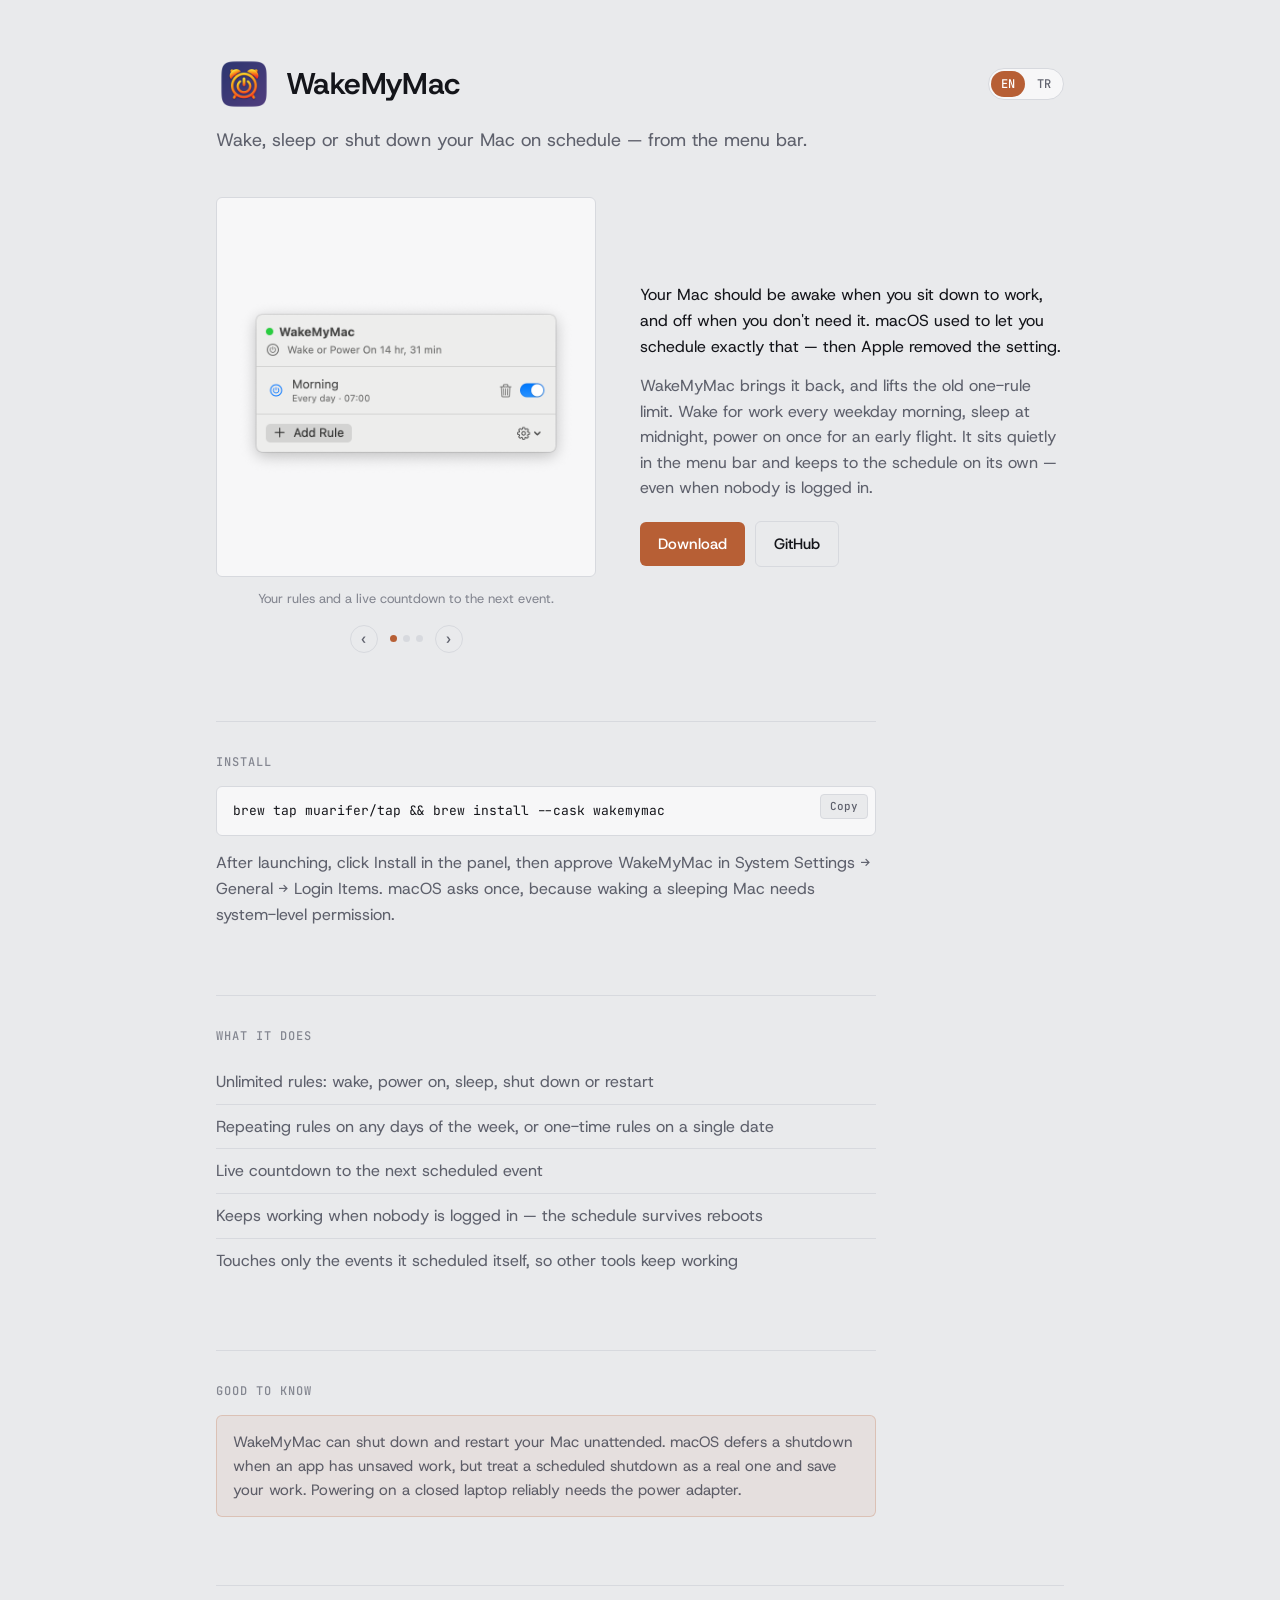
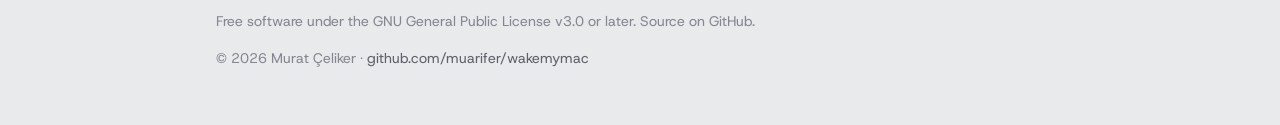
<file: docs/index.html>
<!DOCTYPE html>
<html lang="en">
<head>
<meta charset="utf-8">
<meta name="viewport" content="width=device-width, initial-scale=1">
<title>WakeMyMac — scheduled power events for macOS</title>
<meta name="description" content="A macOS menu bar app that wakes, sleeps or shuts down your Mac on schedule. Unlimited recurring rules, unlike pmset repeat.">
<link rel="icon" href="icon.png">
<link rel="canonical" href="https://muarifer.github.io/wakemymac/">
<link rel="alternate" hreflang="en" href="https://muarifer.github.io/wakemymac/">
<link rel="alternate" hreflang="tr" href="https://muarifer.github.io/wakemymac/index-tr.html">
<meta property="og:title" content="WakeMyMac">
<meta property="og:description" content="Wake, sleep or shut down your Mac on schedule — from the menu bar.">
<meta property="og:image" content="https://muarifer.github.io/wakemymac/icon.png">
<link rel="preconnect" href="https://fonts.googleapis.com">
<link rel="preconnect" href="https://fonts.gstatic.com" crossorigin>
<link href="https://fonts.googleapis.com/css2?family=Host+Grotesk:wght@400;500;600&family=JetBrains+Mono:wght@400;500&display=swap" rel="stylesheet">
<link rel="stylesheet" href="style.css">
</head>
<body>
<div class="wrap">

  <header>
    <div class="top">
      <img src="icon.png" alt="WakeMyMac icon">
      <h1>WakeMyMac</h1>
      <nav class="lang">
        <a href="index.html" aria-current="page">EN</a>
        <a href="index-tr.html" hreflang="tr">TR</a>
      </nav>
    </div>
    <p class="tagline">Wake, sleep or shut down your Mac on schedule — from the menu bar.</p>
  </header>

  <section class="hero">
    <div class="slider" data-slider>
      <div class="stage">
        <figure class="slide" data-caption="Your rules and a live countdown to the next event.">
          <img src="screenshot.png" alt="The menu bar panel listing a rule, with a live countdown to the next scheduled event">
        </figure>
        <figure class="slide" data-caption="A repeating rule on any days of the week.">
          <img src="screenshot-editor.png" alt="Rule editor set to Repeats, with checkboxes for each day of the week">
        </figure>
        <figure class="slide" data-caption="Or a one-time rule on a single date.">
          <img src="screenshot-once.png" alt="Rule editor set to Once, with a calendar picker open on a single date">
        </figure>
      </div>
      <p class="slider-caption">Your rules and a live countdown to the next event.</p>
      <div class="slider-nav"></div>
    </div>
    <div class="hero-copy">
    <p class="lead">Your Mac should be awake when you sit down to work, and off when you don't need it. macOS used to let you schedule exactly that — then Apple removed the setting.</p>
    <p>WakeMyMac brings it back, and lifts the old one-rule limit. Wake for work every weekday morning, sleep at midnight, power on once for an early flight. It sits quietly in the menu bar and keeps to the schedule on its own — even when nobody is logged in.</p>
    <div class="actions">
      <a class="btn" href="https://github.com/muarifer/wakemymac/releases/latest">Download</a>
      <a class="btn ghost" href="https://github.com/muarifer/wakemymac">GitHub</a>
    </div>
    </div>
  </section>

  <section>
    <h2>Install</h2>
    <pre>brew tap muarifer/tap &amp;&amp; brew install --cask wakemymac</pre>
    <p>After launching, click Install in the panel, then approve WakeMyMac in System Settings → General → Login Items. macOS asks once, because waking a sleeping Mac needs system-level permission.</p>
  </section>

  <section>
    <h2>What it does</h2>
    <ul>
      <li>Unlimited rules: wake, power on, sleep, shut down or restart</li>
      <li>Repeating rules on any days of the week, or one-time rules on a single date</li>
      <li>Live countdown to the next scheduled event</li>
      <li>Keeps working when nobody is logged in — the schedule survives reboots</li>
      <li>Touches only the events it scheduled itself, so other tools keep working</li>
    </ul>
  </section>

  <section>
    <h2>Good to know</h2>
    <p class="note">WakeMyMac can shut down and restart your Mac unattended. macOS defers a shutdown when an app has unsaved work, but treat a scheduled shutdown as a real one and save your work. Powering on a closed laptop reliably needs the power adapter.</p>
  </section>

  <footer>
    <p>Free software under the GNU General Public License v3.0 or later. Source on GitHub.</p>
    <p>© 2026 Murat Çeliker · <a href="https://github.com/muarifer/wakemymac">github.com/muarifer/wakemymac</a></p>
  </footer>

</div>
<script src="copy.js"></script>
<script src="slider.js"></script>
</body>
</html>
</file>
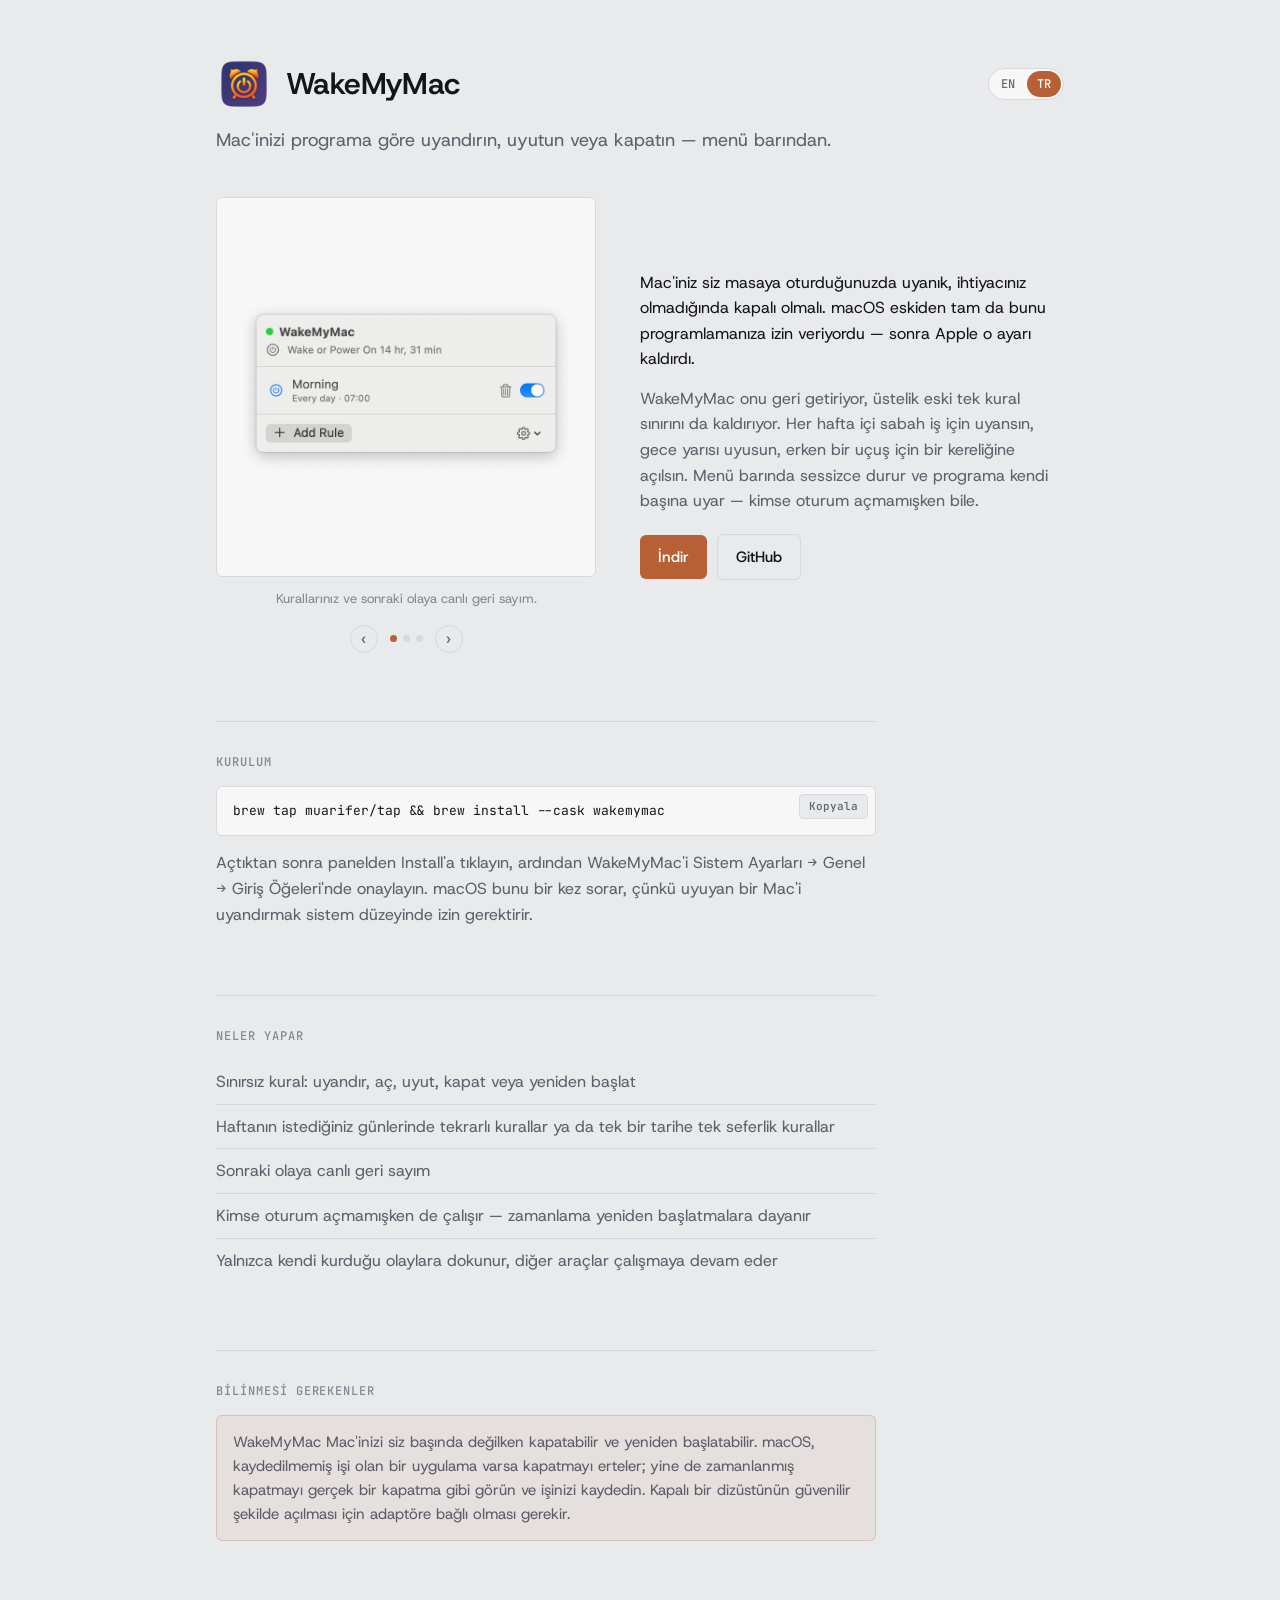
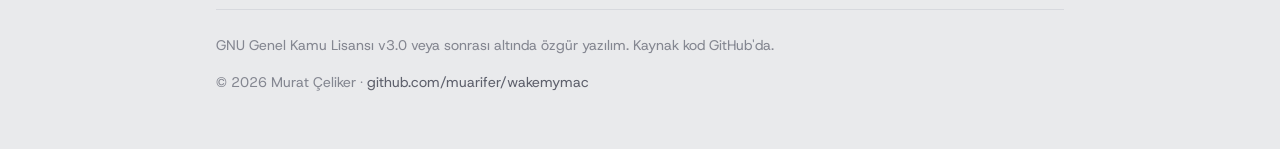
<file: docs/index-tr.html>
<!DOCTYPE html>
<html lang="tr">
<head>
<meta charset="utf-8">
<meta name="viewport" content="width=device-width, initial-scale=1">
<title>WakeMyMac — macOS için zamanlanmış güç olayları</title>
<meta name="description" content="Mac'inizi programa göre uyandıran, uyutan veya kapatan bir menü bar uygulaması. pmset repeat'in aksine sınırsız tekrarlı kural.">
<link rel="icon" href="icon.png">
<link rel="canonical" href="https://muarifer.github.io/wakemymac/index-tr.html">
<link rel="alternate" hreflang="en" href="https://muarifer.github.io/wakemymac/">
<link rel="alternate" hreflang="tr" href="https://muarifer.github.io/wakemymac/index-tr.html">
<meta property="og:title" content="WakeMyMac">
<meta property="og:description" content="Mac'inizi programa göre uyandırın, uyutun veya kapatın — menü barından.">
<meta property="og:image" content="https://muarifer.github.io/wakemymac/icon.png">
<link rel="preconnect" href="https://fonts.googleapis.com">
<link rel="preconnect" href="https://fonts.gstatic.com" crossorigin>
<link href="https://fonts.googleapis.com/css2?family=Host+Grotesk:wght@400;500;600&family=JetBrains+Mono:wght@400;500&display=swap" rel="stylesheet">
<link rel="stylesheet" href="style.css">
</head>
<body>
<div class="wrap">

  <header>
    <div class="top">
      <img src="icon.png" alt="WakeMyMac simgesi">
      <h1>WakeMyMac</h1>
      <nav class="lang">
        <a href="index.html" hreflang="en">EN</a>
        <a href="index-tr.html" aria-current="page">TR</a>
      </nav>
    </div>
    <p class="tagline">Mac'inizi programa göre uyandırın, uyutun veya kapatın — menü barından.</p>
  </header>

  <section class="hero">
    <div class="slider" data-slider>
      <div class="stage">
        <figure class="slide" data-caption="Kurallarınız ve sonraki olaya canlı geri sayım.">
          <img src="screenshot.png" alt="Menü bar paneli: kural listesi ve sonraki olaya canlı geri sayım">
        </figure>
        <figure class="slide" data-caption="Haftanın istediğiniz günlerinde tekrarlı kural.">
          <img src="screenshot-editor.png" alt="Kural editörü Tekrarlı kipinde, haftanın her günü için onay kutuları">
        </figure>
        <figure class="slide" data-caption="Ya da tek bir tarihe tek seferlik kural.">
          <img src="screenshot-once.png" alt="Kural editörü Tek seferlik kipinde, açılmış takvim seçici">
        </figure>
      </div>
      <p class="slider-caption">Kurallarınız ve sonraki olaya canlı geri sayım.</p>
      <div class="slider-nav"></div>
    </div>
    <div class="hero-copy">
    <p class="lead">Mac'iniz siz masaya oturduğunuzda uyanık, ihtiyacınız olmadığında kapalı olmalı. macOS eskiden tam da bunu programlamanıza izin veriyordu — sonra Apple o ayarı kaldırdı.</p>
    <p>WakeMyMac onu geri getiriyor, üstelik eski tek kural sınırını da kaldırıyor. Her hafta içi sabah iş için uyansın, gece yarısı uyusun, erken bir uçuş için bir kereliğine açılsın. Menü barında sessizce durur ve programa kendi başına uyar — kimse oturum açmamışken bile.</p>
    <div class="actions">
      <a class="btn" href="https://github.com/muarifer/wakemymac/releases/latest">İndir</a>
      <a class="btn ghost" href="https://github.com/muarifer/wakemymac">GitHub</a>
    </div>
    </div>
  </section>

  <section>
    <h2>Kurulum</h2>
    <pre>brew tap muarifer/tap &amp;&amp; brew install --cask wakemymac</pre>
    <p>Açtıktan sonra panelden Install'a tıklayın, ardından WakeMyMac'i Sistem Ayarları → Genel → Giriş Öğeleri'nde onaylayın. macOS bunu bir kez sorar, çünkü uyuyan bir Mac'i uyandırmak sistem düzeyinde izin gerektirir.</p>
  </section>

  <section>
    <h2>Neler yapar</h2>
    <ul>
      <li>Sınırsız kural: uyandır, aç, uyut, kapat veya yeniden başlat</li>
      <li>Haftanın istediğiniz günlerinde tekrarlı kurallar ya da tek bir tarihe tek seferlik kurallar</li>
      <li>Sonraki olaya canlı geri sayım</li>
      <li>Kimse oturum açmamışken de çalışır — zamanlama yeniden başlatmalara dayanır</li>
      <li>Yalnızca kendi kurduğu olaylara dokunur, diğer araçlar çalışmaya devam eder</li>
    </ul>
  </section>

  <section>
    <h2>Bilinmesi gerekenler</h2>
    <p class="note">WakeMyMac Mac'inizi siz başında değilken kapatabilir ve yeniden başlatabilir. macOS, kaydedilmemiş işi olan bir uygulama varsa kapatmayı erteler; yine de zamanlanmış kapatmayı gerçek bir kapatma gibi görün ve işinizi kaydedin. Kapalı bir dizüstünün güvenilir şekilde açılması için adaptöre bağlı olması gerekir.</p>
  </section>

  <footer>
    <p>GNU Genel Kamu Lisansı v3.0 veya sonrası altında özgür yazılım. Kaynak kod GitHub'da.</p>
    <p>© 2026 Murat Çeliker · <a href="https://github.com/muarifer/wakemymac">github.com/muarifer/wakemymac</a></p>
  </footer>

</div>
<script src="copy.js"></script>
<script src="slider.js"></script>
</body>
</html>
</file>
<file: docs/style.css>
/* SPDX-License-Identifier: GPL-3.0-or-later
   Copyright (C) 2026 Murat Çeliker */

:root {
  --bg: #e9eaec;
  --card: #f7f7f8;
  --fg: #14151a;
  --fg-2: rgba(15, 19, 36, 0.64);
  --fg-3: rgba(13, 17, 38, 0.46);
  --line: #d7d9de;
  --accent: #b75f35;
  --accent-surface: rgba(183, 95, 53, 0.075);
  --accent-border: rgba(183, 95, 53, 0.24);
  --radius: 6px;
  --sans: "Host Grotesk", ui-sans-serif, system-ui, sans-serif;
  --mono: "JetBrains Mono", ui-monospace, SFMono-Regular, Menlo, monospace;
}
@media (prefers-color-scheme: dark) {
  :root:not([data-theme="light"]) {
    --bg: #131418;
    --card: #1b1c21;
    --fg: #f2f3f5;
    --fg-2: rgba(242, 243, 245, 0.62);
    --fg-3: rgba(242, 243, 245, 0.42);
    --line: #2b2d34;
    --accent: #e0834f;
    --accent-surface: rgba(224, 131, 79, 0.1);
    --accent-border: rgba(224, 131, 79, 0.28);
  }
}
:root[data-theme="dark"] {
  --bg: #131418;
  --card: #1b1c21;
  --fg: #f2f3f5;
  --fg-2: rgba(242, 243, 245, 0.62);
  --fg-3: rgba(242, 243, 245, 0.42);
  --line: #2b2d34;
  --accent: #e0834f;
  --accent-surface: rgba(224, 131, 79, 0.1);
  --accent-border: rgba(224, 131, 79, 0.28);
}

* { box-sizing: border-box; }
html { -webkit-font-smoothing: antialiased; -moz-osx-font-smoothing: grayscale; }
body {
  margin: 0;
  background: var(--bg);
  color: var(--fg);
  font-family: var(--sans);
  font-size: 16px;
  line-height: 1.6;
}
/* Wide enough for the two-column hero; the text-only sections stay narrow
   below so lines never run past a comfortable measure. */
.wrap { max-width: 880px; margin: 0 auto; padding: 0 16px; }
section:not(.hero) { max-width: 660px; }

header { padding: 56px 0 8px; }
.top { display: flex; align-items: center; gap: 14px; }
.top img { width: 56px; height: 56px; }
h1 { font-size: 30px; font-weight: 600; margin: 0; letter-spacing: -0.02em; }
.tagline { color: var(--fg-2); margin: 14px 0 0; font-size: 18px; }

.lang {
  margin-left: auto; display: flex; gap: 2px;
  border: 1px solid var(--line); border-radius: 999px; padding: 2px; background: var(--card);
}
.lang a {
  font: 500 12px/1 var(--mono); color: var(--fg-2);
  border-radius: 999px; padding: 7px 10px; text-decoration: none;
}
.lang a:hover { text-decoration: none; color: var(--fg); }
.lang a[aria-current="page"] { background: var(--accent); color: #fff; }

section { padding: 34px 0; border-top: 1px solid var(--line); margin-top: 34px; }
header + section { border-top: 0; margin-top: 0; }
h2 {
  font: 500 12px/1 var(--mono); text-transform: uppercase; letter-spacing: 0.08em;
  color: var(--fg-3); margin: 0 0 18px;
}
p { margin: 0 0 14px; color: var(--fg-2); }
p.lead { color: var(--fg); }
p:last-child { margin-bottom: 0; }
strong { color: var(--fg); font-weight: 500; }
a { color: var(--accent); text-decoration: none; }
a:hover { text-decoration: underline; }


.actions { display: flex; flex-wrap: wrap; gap: 10px; align-items: center; margin-top: 20px; }
.btn {
  display: inline-block; background: var(--accent); color: #fff;
  border-radius: var(--radius); padding: 10px 18px; font-weight: 500; font-size: 15px;
}
.btn:hover { text-decoration: none; opacity: 0.9; }
.btn.ghost { background: transparent; color: var(--fg); border: 1px solid var(--line); }

pre, code { font-family: var(--mono); font-size: 13px; }
pre {
  background: var(--card); border: 1px solid var(--line); border-radius: var(--radius);
  padding: 14px 16px; overflow-x: auto; margin: 0 0 14px; color: var(--fg);
}
p > code {
  background: var(--card); border: 1px solid var(--line);
  border-radius: 4px; padding: 1px 5px; color: var(--fg);
}

.code { position: relative; }
.code pre { padding-right: 84px; }
.copy {
  position: absolute; top: 8px; right: 8px;
  font: 500 11px/1 var(--mono); color: var(--fg-2);
  background: var(--bg); border: 1px solid var(--line); border-radius: 4px;
  padding: 6px 9px; cursor: pointer;
}
.copy:hover { color: var(--fg); border-color: var(--accent-border); }
.copy.done { color: var(--accent); border-color: var(--accent-border); background: var(--accent-surface); }

/* Hero: screenshots on the left, the pitch on the right. */
.hero {
  display: grid; grid-template-columns: minmax(0, 380px) 1fr;
  gap: 44px; align-items: center;
}
@media (max-width: 760px) {
  .hero { grid-template-columns: 1fr; gap: 28px; }
}

/* The captures have different intrinsic sizes, so the stage is a fixed box and
   each one is contained inside it — otherwise the layout jumps between slides. */
.stage {
  position: relative; height: 380px; overflow: hidden;
  background: var(--card); border: 1px solid var(--line); border-radius: var(--radius);
}
.slide {
  position: absolute; inset: 0; margin: 0;
  display: flex; align-items: center; justify-content: center;
  padding: 18px; opacity: 0; transition: opacity 0.3s ease; pointer-events: none;
}
/* Without JavaScript the first capture still shows. Once the slider takes
   over, `ready` retires that fallback — otherwise slide one would stay lit
   under every other slide. */
.slide:first-child { opacity: 1; }
[data-slider].ready .slide { opacity: 0; }
[data-slider].ready .slide.is-active { opacity: 1; }
.slide img { max-width: 100%; max-height: 100%; object-fit: contain; }

.slider-caption {
  font: 400 13px/1.5 var(--sans); color: var(--fg-3);
  margin: 12px 0 0; text-align: center; min-height: 2.6em;
}
.slider-nav { display: flex; align-items: center; justify-content: center; gap: 12px; margin-top: 2px; }
.arrow {
  font: 400 18px/1 var(--sans); color: var(--fg-2);
  background: none; border: 1px solid var(--line); border-radius: 999px;
  width: 28px; height: 28px; cursor: pointer; padding: 0;
}
.arrow:hover { color: var(--fg); border-color: var(--accent-border); }
.dots { display: flex; gap: 6px; }
.dots button {
  width: 7px; height: 7px; padding: 0; border: 0; border-radius: 999px;
  background: var(--line); cursor: pointer;
}
.dots button[aria-current="true"] { background: var(--accent); }

ul { margin: 0; padding-left: 0; list-style: none; }
li { color: var(--fg-2); padding: 9px 0; border-bottom: 1px solid var(--line); }
li:last-child { border-bottom: 0; }

.note {
  background: var(--accent-surface); border: 1px solid var(--accent-border);
  border-radius: var(--radius); padding: 14px 16px; color: var(--fg-2); font-size: 15px;
}

footer {
  border-top: 1px solid var(--line); margin-top: 34px;
  padding: 24px 0 56px; color: var(--fg-3); font-size: 14px;
}
footer a { color: var(--fg-2); }
footer p { color: var(--fg-3); }
</file>
